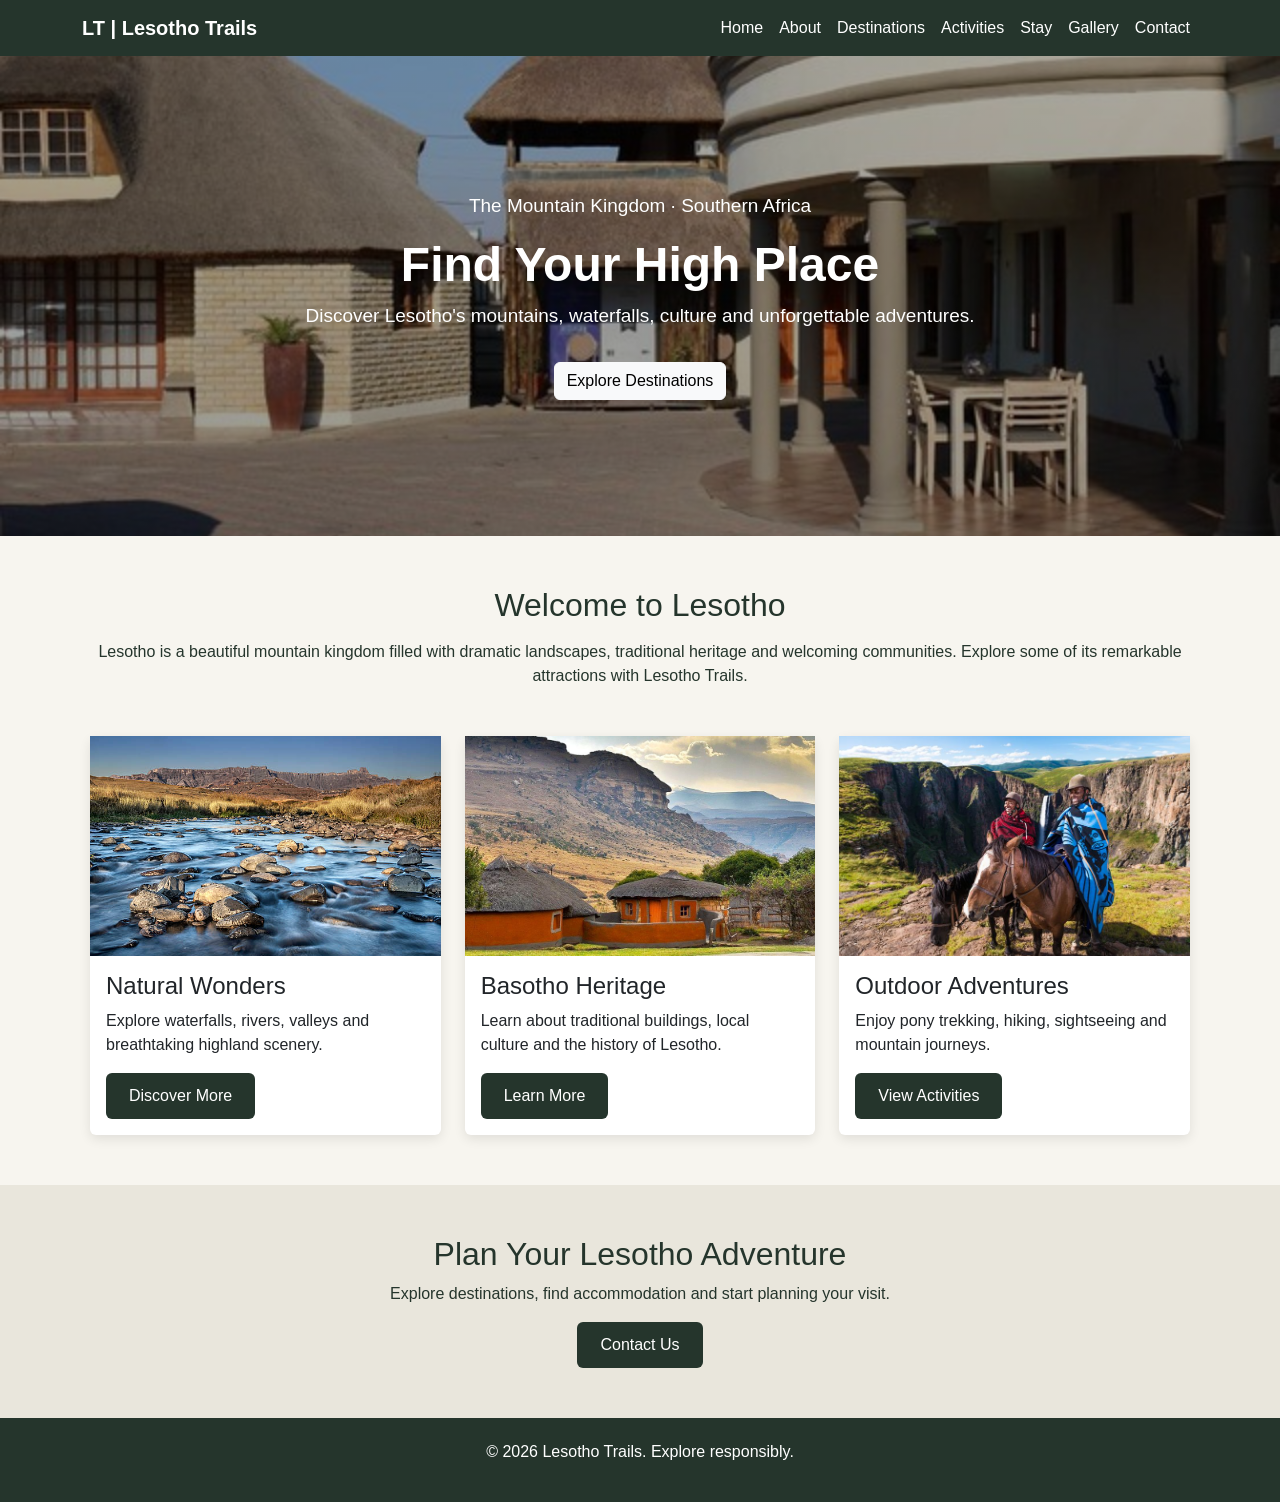
<file: index.html>
<!DOCTYPE html>
<head>
    <title>Lesotho Trails | Home</title>

    <link href="https://cdn.jsdelivr.net/npm/bootstrap@5.3.3/dist/css/bootstrap.min.css" rel="stylesheet">

    <style>
        body {
            margin: 0;
            font-family: Arial, sans-serif;
            background-color: #f7f5ef;
            color: #25352c;
        }

        .navbar {
            background-color: #25352c;
        }

        .navbar-brand,
        .nav-link {
            color: white !important;
        }

        .nav-link:hover {
            color: #d6b77a !important;
        }

        .hero {
            background: linear-gradient(#0005, #0006), url("maluti.jpg");
            background-size: cover;
            background-position: center;
            min-height: 480px;
            display: flex;
            align-items: center;
            justify-content: center;
            text-align: center;
            color: white;
            padding: 50px 20px;
        }

        .hero h1 {
            font-size: 48px;
            font-weight: bold;
        }

        .hero p {
            font-size: 19px;
        }

        .section {
            padding: 50px 20px;
        }

        .card {
            border: none;
            height: 100%;
            box-shadow: 0 4px 12px #00000018;
        }

        .card img {
            width: 100%;
            height: 220px;
            object-fit: cover;
        }

        .btn-custom {
            background-color: #25352c;
            color: white;
            padding: 10px 22px;
        }

        .btn-custom:hover {
            background-color: #d6b77a;
            color: #25352c;
        }

        footer {
            background-color: #25352c;
            color: white;
            text-align: center;
            padding: 22px;
        }

        @media (max-width: 600px) {
            .hero h1 {
                font-size: 34px;
            }

            .hero {
                min-height: 380px;
            }
        }
    </style>
</head>

<body>

<nav class="navbar navbar-expand-lg">
    <div class="container">
        <a class="navbar-brand fw-bold" href="index.html">LT | Lesotho Trails</a>

        <button class="navbar-toggler bg-light" type="button"
            data-bs-toggle="collapse" data-bs-target="#menu">
            ☰
        </button>

        <div class="collapse navbar-collapse" id="menu">
            <ul class="navbar-nav ms-auto">
                <li class="nav-item"><a class="nav-link" href="index.html">Home</a></li>
                <li class="nav-item"><a class="nav-link" href="about.html">About</a></li>
                <li class="nav-item"><a class="nav-link" href="destinations.html">Destinations</a></li>
                <li class="nav-item"><a class="nav-link" href="activities.html">Activities</a></li>
                <li class="nav-item"><a class="nav-link" href="accommodation.html">Stay</a></li>
                <li class="nav-item"><a class="nav-link" href="gallery.html">Gallery</a></li>
                <li class="nav-item"><a class="nav-link" href="booking.html">Contact</a></li>
            </ul>
        </div>
    </div>
</nav>

<header class="hero">
    <div>
        <p>The Mountain Kingdom · Southern Africa</p>
        <h1>Find Your High Place</h1>
        <p>Discover Lesotho's mountains, waterfalls, culture and unforgettable adventures.</p>
        <a href="destinations.html" class="btn btn-light mt-3">Explore Destinations</a>
    </div>
</header>

<section class="section container">
    <h2 class="text-center mb-3">Welcome to Lesotho</h2>
    <p class="text-center mb-5">
        Lesotho is a beautiful mountain kingdom filled with dramatic landscapes,
        traditional heritage and welcoming communities. Explore some of its
        remarkable attractions with Lesotho Trails.
    </p>

    <div class="row g-4">
        <div class="col-md-4">
            <div class="card">
                <img src="river days.jpg" alt="Waterfall and mountain scenery">
                <div class="card-body">
                    <h4>Natural Wonders</h4>
                    <p>Explore waterfalls, rivers, valleys and breathtaking highland scenery.</p>
                    <a href="destinations.html" class="btn btn-custom">Discover More</a>
                </div>
            </div>
        </div>

        <div class="col-md-4">
            <div class="card">
                <img src="image 3.jpg" alt="Traditional stone buildings with thatched roofs">
                <div class="card-body">
                    <h4>Basotho Heritage</h4>
                    <p>Learn about traditional buildings, local culture and the history of Lesotho.</p>
                    <a href="about.html" class="btn btn-custom">Learn More</a>
                </div>
            </div>
        </div>

        <div class="col-md-4">
            <div class="card">
                <img src="pony trekking.jpg" alt="Pony trekking in the mountains">
                <div class="card-body">
                    <h4>Outdoor Adventures</h4>
                    <p>Enjoy pony trekking, hiking, sightseeing and mountain journeys.</p>
                    <a href="activities.html" class="btn btn-custom">View Activities</a>
                </div>
            </div>
        </div>
    </div>
</section>

<section class="section text-center" style="background-color: #e9e6dc;">
    <div class="container">
        <h2>Plan Your Lesotho Adventure</h2>
        <p>Explore destinations, find accommodation and start planning your visit.</p>
        <a href="booking.html" class="btn btn-custom">Contact Us</a>
    </div>
</section>

<footer>
    <p>© <span id="year"></span> Lesotho Trails. Explore responsibly.</p>
</footer>

<script src="https://cdn.jsdelivr.net/npm/bootstrap@5.3.3/dist/js/bootstrap.bundle.min.js"></script>

<script>
    document.getElementById("year").textContent = new Date().getFullYear();
</script>

</body>
</html>
</file>
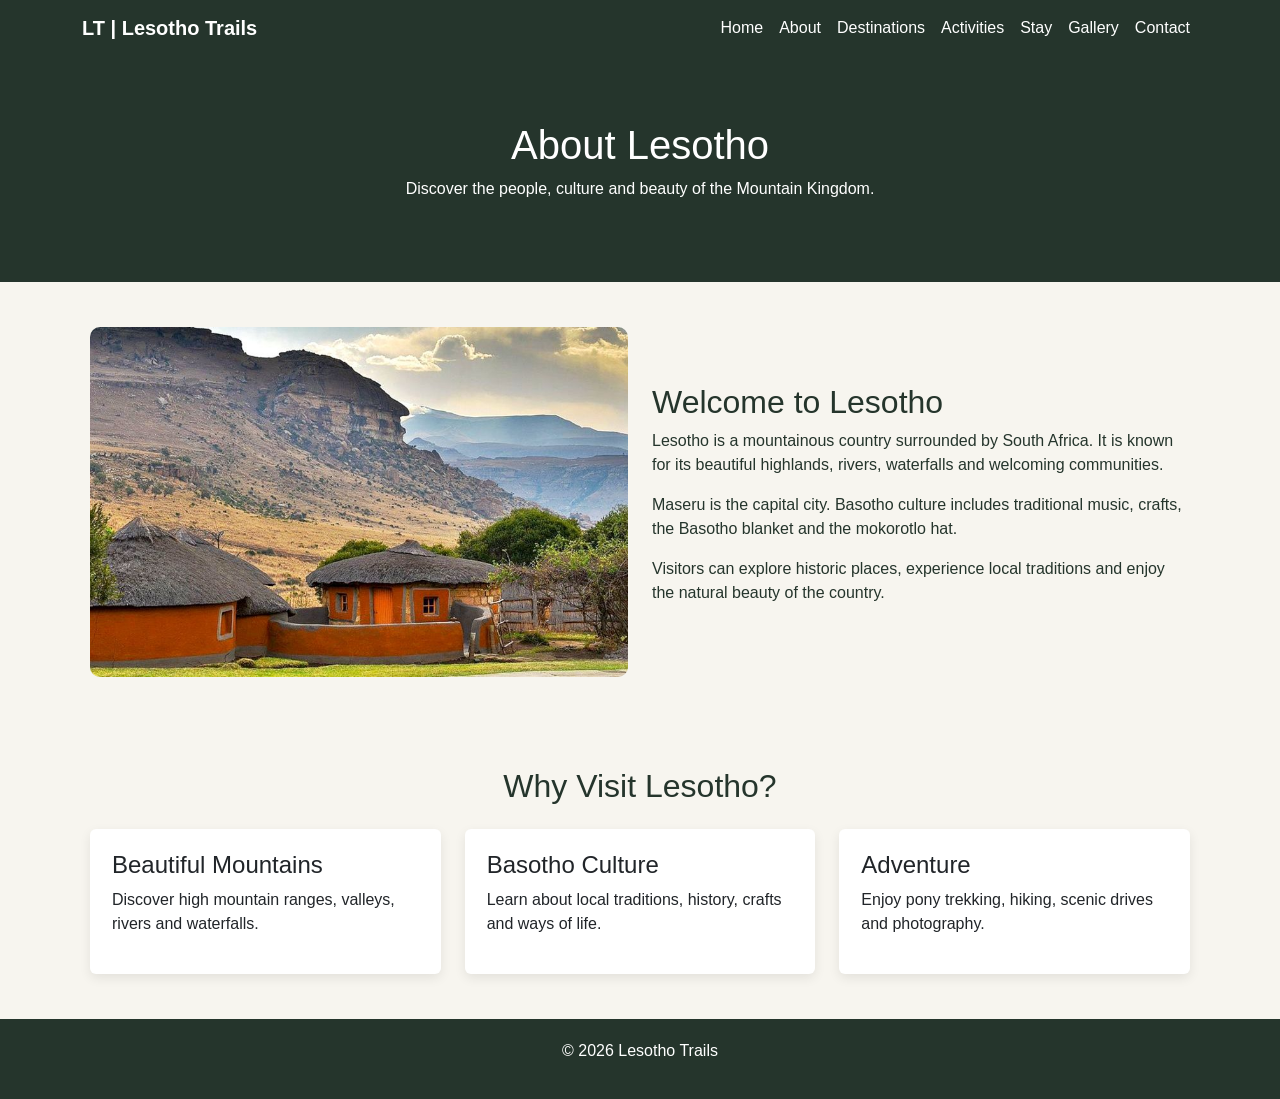
<file: about.html>
<!DOCTYPE html>
<head>
    <title>About | Lesotho Trails</title>
    <link href="https://cdn.jsdelivr.net/npm/bootstrap@5.3.3/dist/css/bootstrap.min.css" rel="stylesheet">

    <style>
        body { margin: 0; background: #f7f5ef; font-family: Arial, sans-serif; color: #25352c; }
        .navbar, footer { background: #25352c; }
        .navbar-brand, .nav-link { color: white !important; }
        .nav-link:hover { color: #d6b77a !important; }
        .hero { background: #25352c; color: white; text-align: center; padding: 65px 20px; }
        .content { padding: 45px 20px; }
        .main-image { width: 100%; height: 350px; object-fit: cover; border-radius: 10px; }
        .card { border: none; padding: 22px; height: 100%; box-shadow: 0 4px 12px #00000015; }
        footer { color: white; text-align: center; padding: 20px; }
    </style>
</head>
<body>

<nav class="navbar navbar-expand-lg">
    <div class="container">
        <a class="navbar-brand fw-bold" href="index.html">LT | Lesotho Trails</a>
        <button class="navbar-toggler bg-light" data-bs-toggle="collapse" data-bs-target="#menu">☰</button>
        <div class="collapse navbar-collapse" id="menu">
            <ul class="navbar-nav ms-auto">
                <li class="nav-item"><a class="nav-link" href="index.html">Home</a></li>
                <li class="nav-item"><a class="nav-link" href="about.html">About</a></li>
                <li class="nav-item"><a class="nav-link" href="destinations.html">Destinations</a></li>
                <li class="nav-item"><a class="nav-link" href="activities.html">Activities</a></li>
                <li class="nav-item"><a class="nav-link" href="accommodation.html">Stay</a></li>
                <li class="nav-item"><a class="nav-link" href="gallery.html">Gallery</a></li>
                <li class="nav-item"><a class="nav-link" href="booking.html">Contact</a></li>
            </ul>
        </div>
    </div>
</nav>

<header class="hero">
    <h1>About Lesotho</h1>
    <p>Discover the people, culture and beauty of the Mountain Kingdom.</p>
</header>

<section class="content container">
    <div class="row align-items-center g-4">
        <div class="col-md-6">
            <img src="image 3.jpg" class="main-image" alt="Traditional stone and thatched-roof buildings in Lesotho">
        </div>
        <div class="col-md-6">
            <h2>Welcome to Lesotho</h2>
            <p>Lesotho is a mountainous country surrounded by South Africa. It is known for its beautiful highlands, rivers, waterfalls and welcoming communities.</p>
            <p>Maseru is the capital city. Basotho culture includes traditional music, crafts, the Basotho blanket and the mokorotlo hat.</p>
            <p>Visitors can explore historic places, experience local traditions and enjoy the natural beauty of the country.</p>
        </div>
    </div>
</section>

<section class="content container">
    <h2 class="text-center mb-4">Why Visit Lesotho?</h2>
    <div class="row g-4">
        <div class="col-md-4">
            <div class="card">
                <h4>Beautiful Mountains</h4>
                <p>Discover high mountain ranges, valleys, rivers and waterfalls.</p>
            </div>
        </div>
        <div class="col-md-4">
            <div class="card">
                <h4>Basotho Culture</h4>
                <p>Learn about local traditions, history, crafts and ways of life.</p>
            </div>
        </div>
        <div class="col-md-4">
            <div class="card">
                <h4>Adventure</h4>
                <p>Enjoy pony trekking, hiking, scenic drives and photography.</p>
            </div>
        </div>
    </div>
</section>

<footer>
    <p>© <span id="year"></span> Lesotho Trails</p>
</footer>

<script src="https://cdn.jsdelivr.net/npm/bootstrap@5.3.3/dist/js/bootstrap.bundle.min.js"></script>
<script>
    document.getElementById("year").textContent = new Date().getFullYear();
</script>
</body>
</html>
</file>
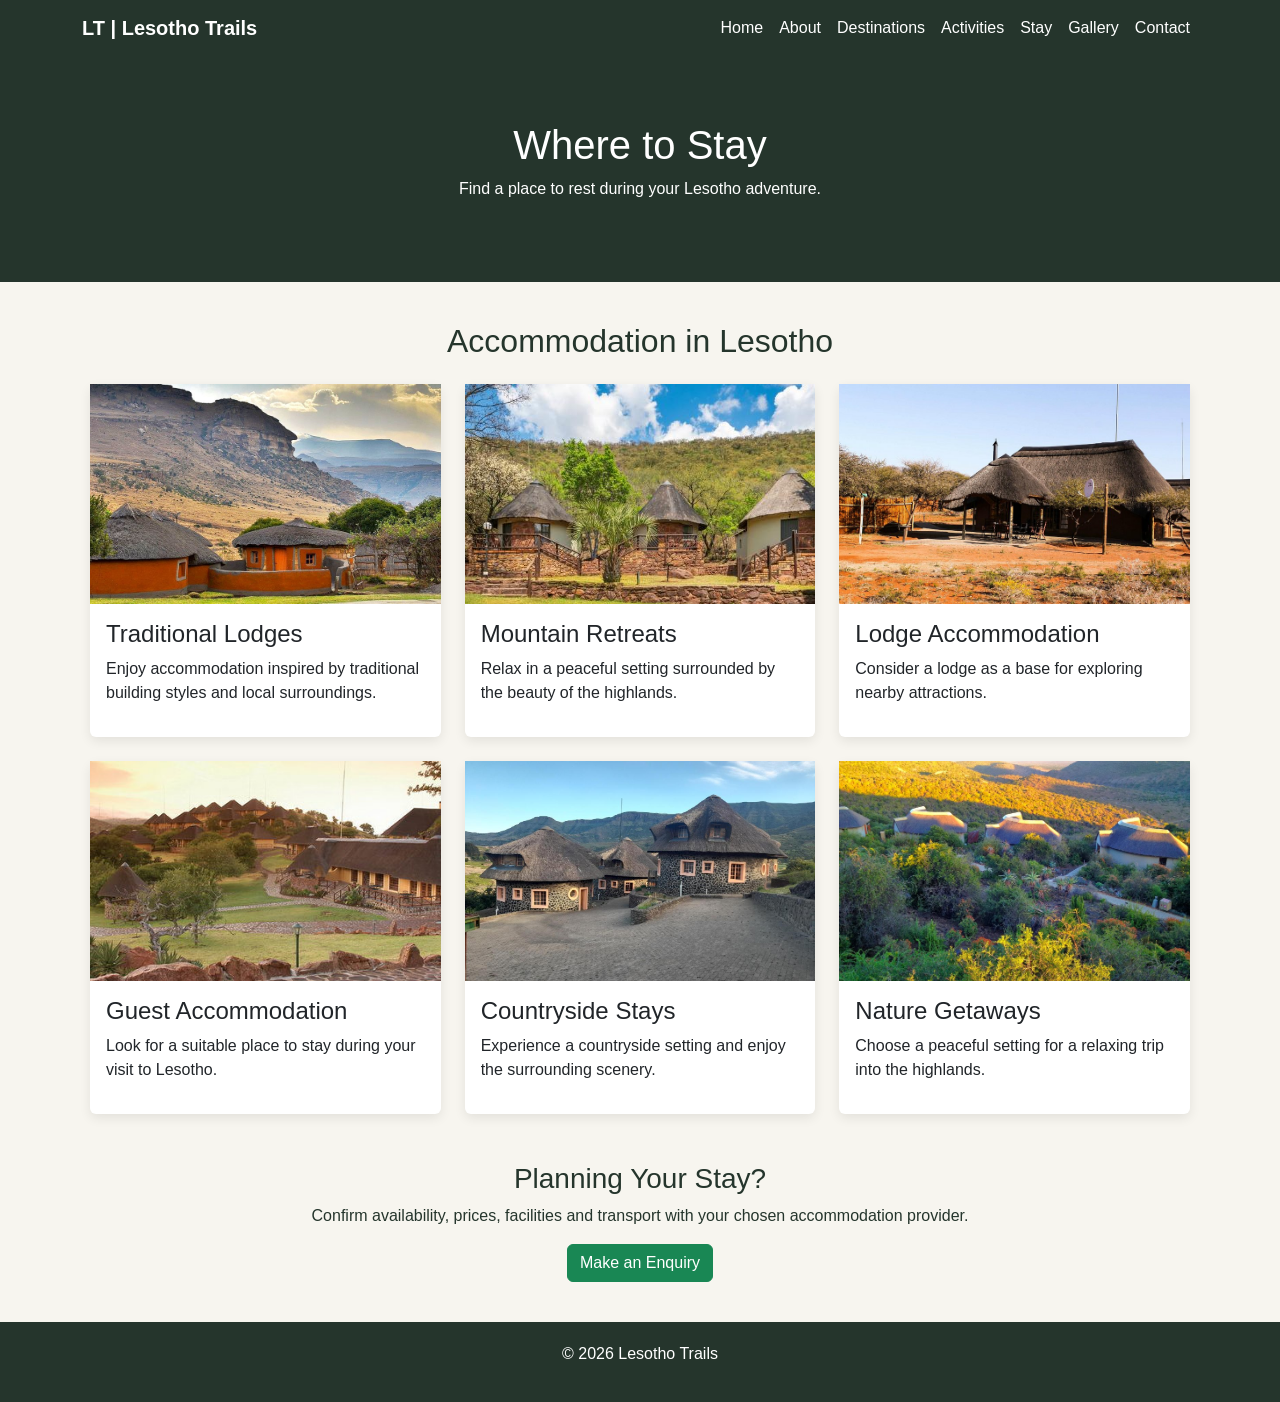
<file: accommodation.html>
<!DOCTYPE html>
<head>
    <title>Accommodation | Lesotho Trails</title>
    <link href="https://cdn.jsdelivr.net/npm/bootstrap@5.3.3/dist/css/bootstrap.min.css" rel="stylesheet">

    <style>
        body { margin: 0; background: #f7f5ef; font-family: Arial, sans-serif; color: #25352c; }
        .navbar, footer { background: #25352c; }
        .navbar-brand, .nav-link { color: white !important; }
        .nav-link:hover { color: #d6b77a !important; }
        .hero { background: #25352c; color: white; text-align: center; padding: 65px 20px; }
        .content { padding: 40px 20px; }
        .card { border: none; height: 100%; box-shadow: 0 4px 12px #00000015; }
        .card img { width: 100%; height: 220px; object-fit: cover; }
        footer { color: white; text-align: center; padding: 20px; }
    </style>
</head>
<body>

<nav class="navbar navbar-expand-lg">
    <div class="container">
        <a class="navbar-brand fw-bold" href="index.html">LT | Lesotho Trails</a>
        <button class="navbar-toggler bg-light" data-bs-toggle="collapse" data-bs-target="#menu">☰</button>
        <div class="collapse navbar-collapse" id="menu">
            <ul class="navbar-nav ms-auto">
                <li class="nav-item"><a class="nav-link" href="index.html">Home</a></li>
                <li class="nav-item"><a class="nav-link" href="about.html">About</a></li>
                <li class="nav-item"><a class="nav-link" href="destinations.html">Destinations</a></li>
                <li class="nav-item"><a class="nav-link" href="activities.html">Activities</a></li>
                <li class="nav-item"><a class="nav-link" href="accommodation.html">Stay</a></li>
                <li class="nav-item"><a class="nav-link" href="gallery.html">Gallery</a></li>
                <li class="nav-item"><a class="nav-link" href="booking.html">Contact</a></li>
            </ul>
        </div>
    </div>
</nav>

<header class="hero">
    <h1>Where to Stay</h1>
    <p>Find a place to rest during your Lesotho adventure.</p>
</header>

<section class="content container">
    <h2 class="text-center mb-4">Accommodation in Lesotho</h2>
    <div class="row g-4">
        <div class="col-md-4">
            <div class="card">
                <img src="image 3.jpg" alt="Traditional stone lodges with thatched roofs">
                <div class="card-body">
                    <h4>Traditional Lodges</h4>
                    <p>Enjoy accommodation inspired by traditional building styles and local surroundings.</p>
                </div>
            </div>
        </div>

        <div class="col-md-4">
            <div class="card">
                <img src="image 5.jpg" alt="Thatched accommodation surrounded by greenery">
                <div class="card-body">
                    <h4>Mountain Retreats</h4>
                    <p>Relax in a peaceful setting surrounded by the beauty of the highlands.</p>
                </div>
            </div>
        </div>

        <div class="col-md-4">
            <div class="card">
                <img src="image 7.jpg" alt="Lodge buildings and outdoor accommodation area">
                <div class="card-body">
                    <h4>Lodge Accommodation</h4>
                    <p>Consider a lodge as a base for exploring nearby attractions.</p>
                </div>
            </div>
        </div>

        <div class="col-md-4">
            <div class="card">
                <img src="image 6.jpg" alt="Accommodation buildings in a scenic setting">
                <div class="card-body">
                    <h4>Guest Accommodation</h4>
                    <p>Look for a suitable place to stay during your visit to Lesotho.</p>
                </div>
            </div>
        </div>

        <div class="col-md-4">
            <div class="card">
                <img src="Botha-Bothe.jpg" alt="Thatched accommodation in a dry landscape">
                <div class="card-body">
                    <h4>Countryside Stays</h4>
                    <p>Experience a countryside setting and enjoy the surrounding scenery.</p>
                </div>
            </div>
        </div>

        <div class="col-md-4">
            <div class="card">
                <img src="image 4.JPG" alt="Traditional-style buildings in a mountain landscape">
                <div class="card-body">
                    <h4>Nature Getaways</h4>
                    <p>Choose a peaceful setting for a relaxing trip into the highlands.</p>
                </div>
            </div>
        </div>
    </div>

    <div class="text-center mt-5">
        <h3>Planning Your Stay?</h3>
        <p>Confirm availability, prices, facilities and transport with your chosen accommodation provider.</p>
        <a href="booking.html" class="btn btn-success">Make an Enquiry</a>
    </div>
</section>

<footer>
    <p>© <span id="year"></span> Lesotho Trails</p>
</footer>

<script src="https://cdn.jsdelivr.net/npm/bootstrap@5.3.3/dist/js/bootstrap.bundle.min.js"></script>
<script>
    document.getElementById("year").textContent = new Date().getFullYear();
</script>
</body>
</html>
</file>
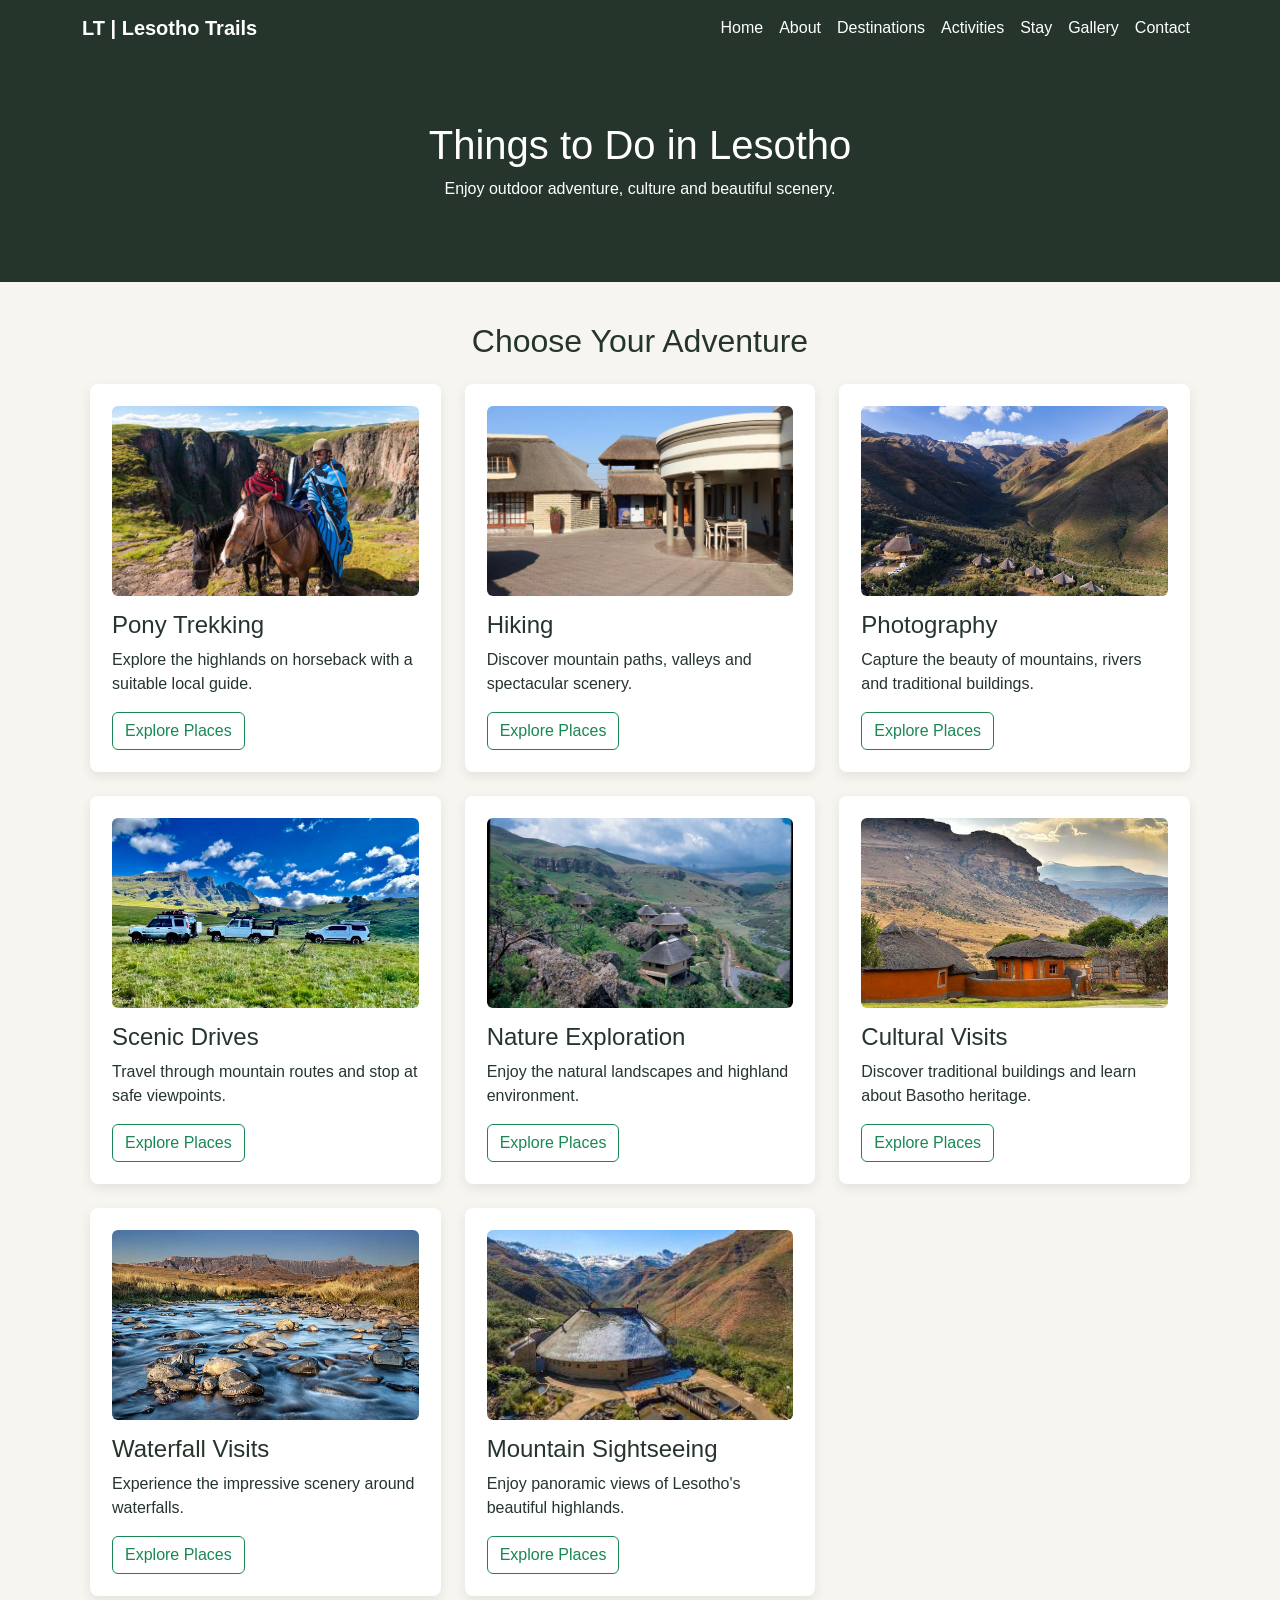
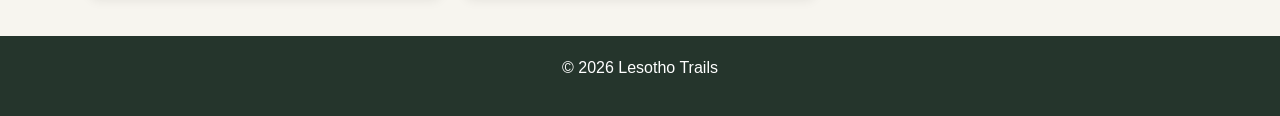
<file: activities.html>
<!DOCTYPE html>
<head>
    <title>Activities | Lesotho Trails</title>
    <link href="https://cdn.jsdelivr.net/npm/bootstrap@5.3.3/dist/css/bootstrap.min.css" rel="stylesheet">

    <style>
        body { margin: 0; background: #f7f5ef; font-family: Arial, sans-serif; color: #25352c; }
        .navbar, footer { background: #25352c; }
        .navbar-brand, .nav-link { color: white !important; }
        .nav-link:hover { color: #d6b77a !important; }
        .hero { background: #25352c; color: white; text-align: center; padding: 65px 20px; }
        .content { padding: 40px 20px; }
        .activity-card { background: white; padding: 22px; height: 100%; border-radius: 8px; box-shadow: 0 4px 12px #00000015; }
        .activity-card img { width: 100%; height: 190px; object-fit: cover; border-radius: 6px; margin-bottom: 15px; }
        footer { color: white; text-align: center; padding: 20px; }
    </style>
</head>
<body>

<nav class="navbar navbar-expand-lg">
    <div class="container">
        <a class="navbar-brand fw-bold" href="index.html">LT | Lesotho Trails</a>
        <button class="navbar-toggler bg-light" data-bs-toggle="collapse" data-bs-target="#menu">☰</button>
        <div class="collapse navbar-collapse" id="menu">
            <ul class="navbar-nav ms-auto">
                <li class="nav-item"><a class="nav-link" href="index.html">Home</a></li>
                <li class="nav-item"><a class="nav-link" href="about.html">About</a></li>
                <li class="nav-item"><a class="nav-link" href="destinations.html">Destinations</a></li>
                <li class="nav-item"><a class="nav-link" href="activities.html">Activities</a></li>
                <li class="nav-item"><a class="nav-link" href="accommodation.html">Stay</a></li>
                <li class="nav-item"><a class="nav-link" href="gallery.html">Gallery</a></li>
                <li class="nav-item"><a class="nav-link" href="booking.html">Contact</a></li>
            </ul>
        </div>
    </div>
</nav>

<header class="hero">
    <h1>Things to Do in Lesotho</h1>
    <p>Enjoy outdoor adventure, culture and beautiful scenery.</p>
</header>

<section class="content container">
    <h2 class="text-center mb-4">Choose Your Adventure</h2>
    <div class="row g-4" id="activities"></div>
</section>

<footer>
    <p>© <span id="year"></span> Lesotho Trails</p>
</footer>

<script src="https://cdn.jsdelivr.net/npm/bootstrap@5.3.3/dist/js/bootstrap.bundle.min.js"></script>
<script>
    const activities = [
        {
            name: "Pony Trekking",
            description: "Explore the highlands on horseback with a suitable local guide.",
            image: "pony trekking.jpg"
        },
        {
            name: "Hiking",
            description: "Discover mountain paths, valleys and spectacular scenery.",
            image: "maluti.jpg"
        },
        {
            name: "Photography",
            description: "Capture the beauty of mountains, rivers and traditional buildings.",
            image: "image 1.jpg"
        },
        {
            name: "Scenic Drives",
            description: "Travel through mountain routes and stop at safe viewpoints.",
            image: "pass camp.jpg"
        },
        {
            name: "Nature Exploration",
            description: "Enjoy the natural landscapes and highland environment.",
            image: "image 2.jpg"
        },
        {
            name: "Cultural Visits",
            description: "Discover traditional buildings and learn about Basotho heritage.",
            image: "image 3.jpg"
        },
        {
            name: "Waterfall Visits",
            description: "Experience the impressive scenery around waterfalls.",
            image: "river days.jpg"
        },
        {
            name: "Mountain Sightseeing",
            description: "Enjoy panoramic views of Lesotho's beautiful highlands.",
            image: "mokhotlong.jpg"
        }
    ];

    activities.forEach(activity => {
        document.getElementById("activities").innerHTML += `
            <div class="col-md-4">
                <div class="activity-card">
                    <img src="${activity.image}" alt="${activity.name}">
                    <h4>${activity.name}</h4>
                    <p>${activity.description}</p>
                    <a href="destinations.html" class="btn btn-outline-success">Explore Places</a>
                </div>
            </div>`;
    });

    document.getElementById("year").textContent = new Date().getFullYear();
</script>
</body>
</html>
</file>
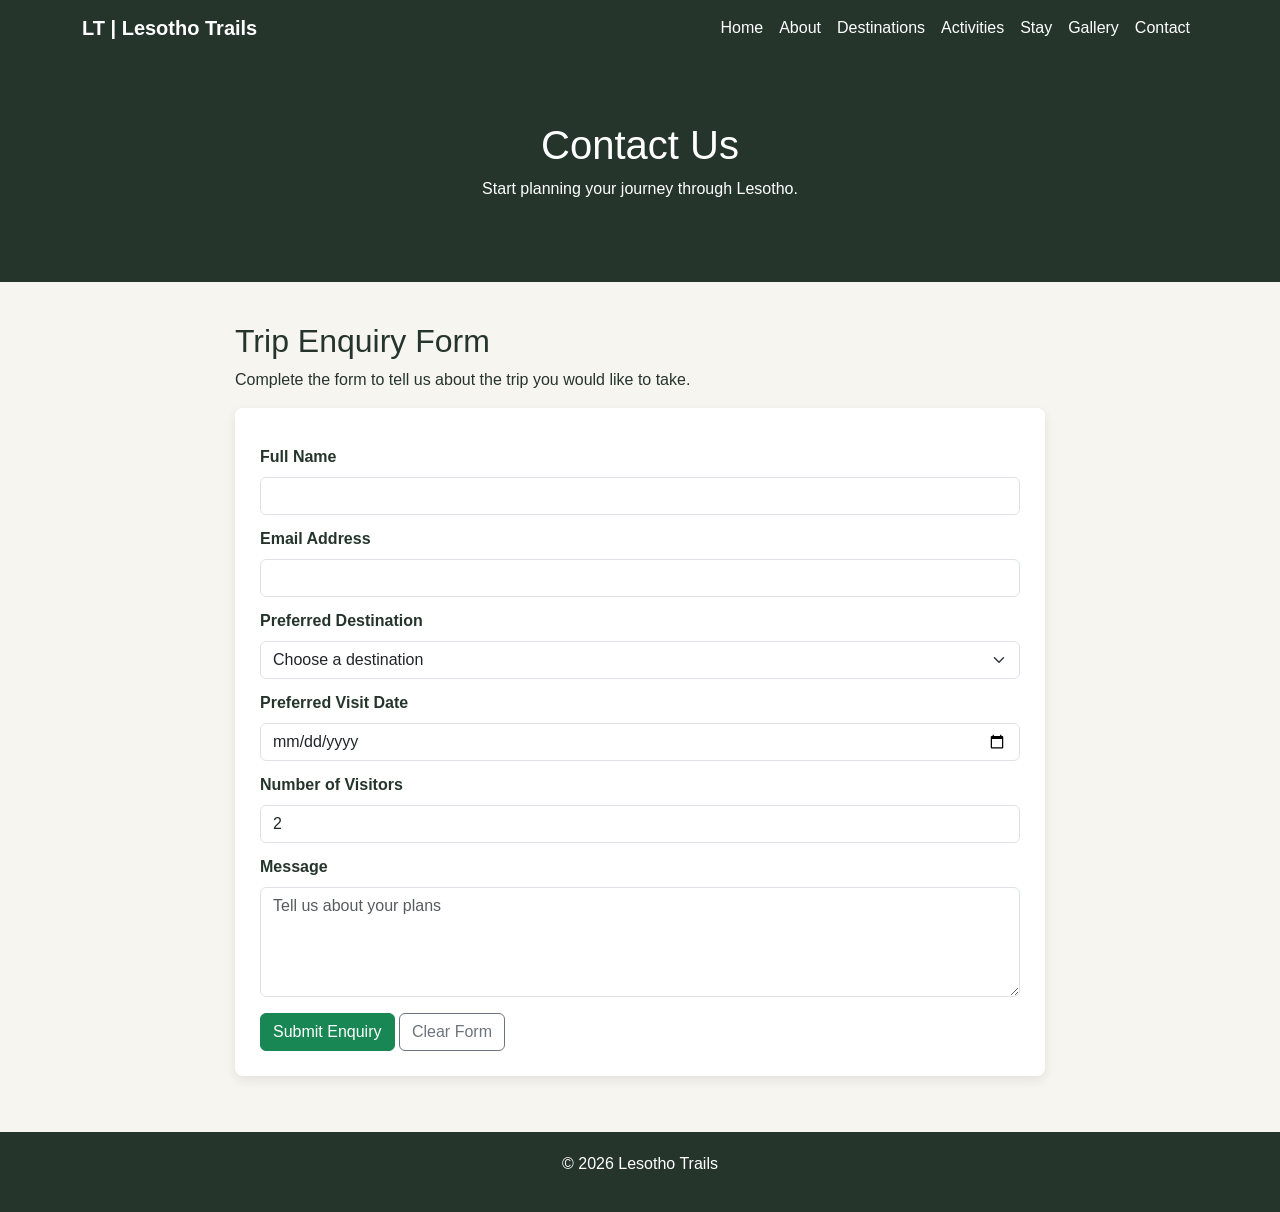
<file: booking.html>
<!DOCTYPE html>
<head>
    <title>Contact | Lesotho Trails</title>
    <link href="https://cdn.jsdelivr.net/npm/bootstrap@5.3.3/dist/css/bootstrap.min.css" rel="stylesheet">

    <style>
        body { margin: 0; background: #f7f5ef; font-family: Arial, sans-serif; color: #25352c; }
        .navbar, footer { background: #25352c; }
        .navbar-brand, .nav-link { color: white !important; }
        .nav-link:hover { color: #d6b77a !important; }
        .hero { background: #25352c; color: white; text-align: center; padding: 65px 20px; }
        .content { padding: 40px 20px; max-width: 850px; margin: auto; }
        form { background: white; padding: 25px; border-radius: 8px; box-shadow: 0 4px 12px #00000015; }
        label { font-weight: bold; margin-top: 12px; }
        footer { color: white; text-align: center; padding: 20px; }
    </style>
</head>
<body>

<nav class="navbar navbar-expand-lg">
    <div class="container">
        <a class="navbar-brand fw-bold" href="index.html">LT | Lesotho Trails</a>
        <button class="navbar-toggler bg-light" data-bs-toggle="collapse" data-bs-target="#menu">☰</button>
        <div class="collapse navbar-collapse" id="menu">
            <ul class="navbar-nav ms-auto">
                <li class="nav-item"><a class="nav-link" href="index.html">Home</a></li>
                <li class="nav-item"><a class="nav-link" href="about.html">About</a></li>
                <li class="nav-item"><a class="nav-link" href="destinations.html">Destinations</a></li>
                <li class="nav-item"><a class="nav-link" href="activities.html">Activities</a></li>
                <li class="nav-item"><a class="nav-link" href="accommodation.html">Stay</a></li>
                <li class="nav-item"><a class="nav-link" href="gallery.html">Gallery</a></li>
                <li class="nav-item"><a class="nav-link" href="booking.html">Contact</a></li>
            </ul>
        </div>
    </div>
</nav>

<header class="hero">
    <h1>Contact Us</h1>
    <p>Start planning your journey through Lesotho.</p>
</header>

<section class="content">
    <h2>Trip Enquiry Form</h2>
    <p>Complete the form to tell us about the trip you would like to take.</p>

    <form id="bookingForm">
        <label for="name" class="form-label">Full Name</label>
        <input type="text" id="name" class="form-control" required>

        <label for="email" class="form-label">Email Address</label>
        <input type="email" id="email" class="form-control" required>

        <label for="destination" class="form-label">Preferred Destination</label>
        <select id="destination" class="form-select" required>
            <option value="">Choose a destination</option>
            <option>Maletsunyane Falls</option>
            <option>Katse Dam</option>
            <option>Thaba-Bosiu</option>
            <option>Ts'ehlanyane National Park</option>
            <option>Sehlabathebe National Park</option>
            <option>Sani Pass</option>
            <option>Bokong Nature Reserve</option>
            <option>Kome Cave Houses</option>
            <option>Morija</option>
            <option>Mohale Dam</option>
            <option>Maseru</option>
            <option>Other destinations</option>
        </select>

        <label for="date" class="form-label">Preferred Visit Date</label>
        <input type="date" id="date" class="form-control" required>

        <label for="people" class="form-label">Number of Visitors</label>
        <input type="number" id="people" class="form-control" min="1" value="2" required>

        <label for="message" class="form-label">Message</label>
        <textarea id="message" class="form-control" rows="4" placeholder="Tell us about your plans"></textarea>

        <button type="submit" class="btn btn-success mt-3">Submit Enquiry</button>
        <button type="reset" class="btn btn-outline-secondary mt-3">Clear Form</button>
    </form>

    <p id="result" class="mt-3" aria-live="polite"></p>
</section>

<footer>
    <p>© <span id="year"></span> Lesotho Trails</p>
</footer>

<script src="https://cdn.jsdelivr.net/npm/bootstrap@5.3.3/dist/js/bootstrap.bundle.min.js"></script>
<script>
    document.getElementById("year").textContent = new Date().getFullYear();

    document.getElementById("date").min = new Date().toISOString().split("T")[0];

    document.getElementById("bookingForm").addEventListener("submit", function(event) {
        event.preventDefault();

        const name = document.getElementById("name").value;
        const destination = document.getElementById("destination").value;
        const people = document.getElementById("people").value;

        document.getElementById("result").textContent =
            "Thank you, " + name + "! Your enquiry for " + destination +
            " for " + people + " visitor(s) has been checked. This is a demonstration; no real booking was sent.";
    });

    document.getElementById("bookingForm").addEventListener("reset", function() {
        document.getElementById("result").textContent = "";
    });
</script>
</body>
</html>
</file>
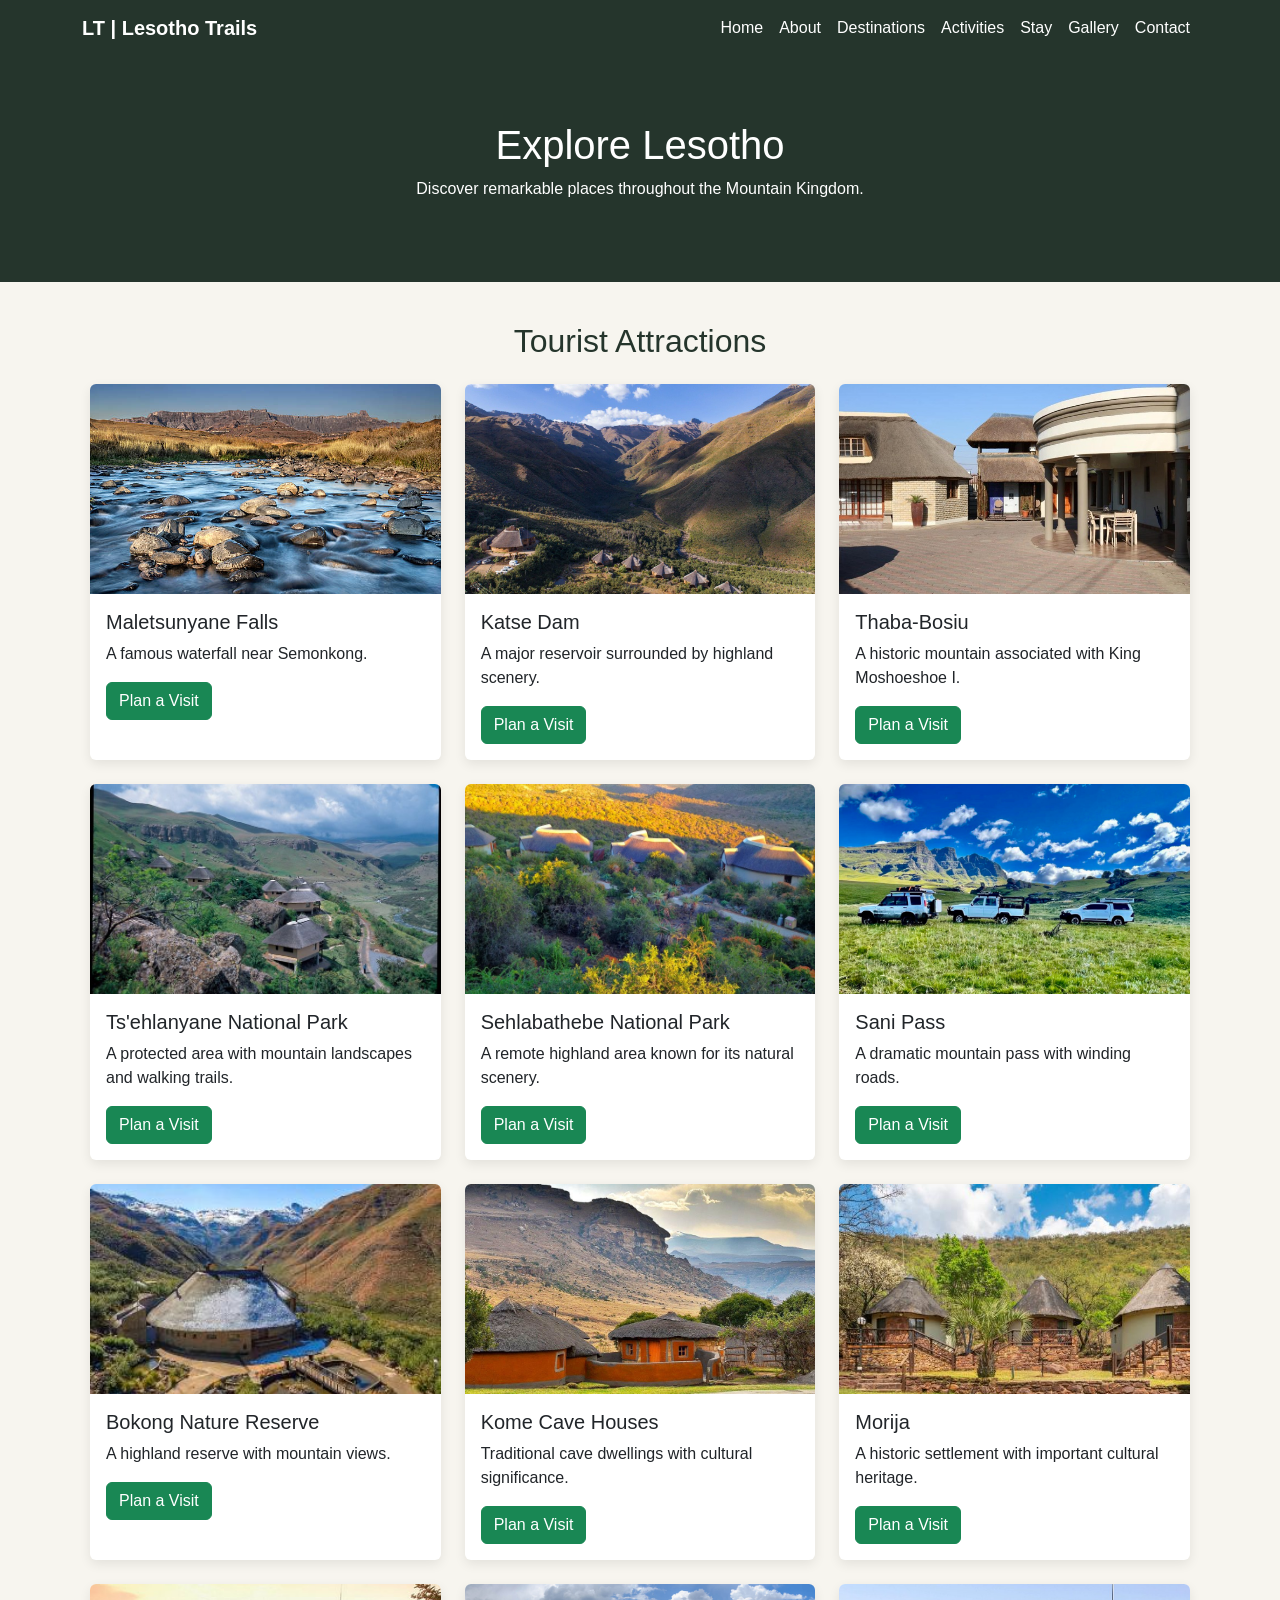
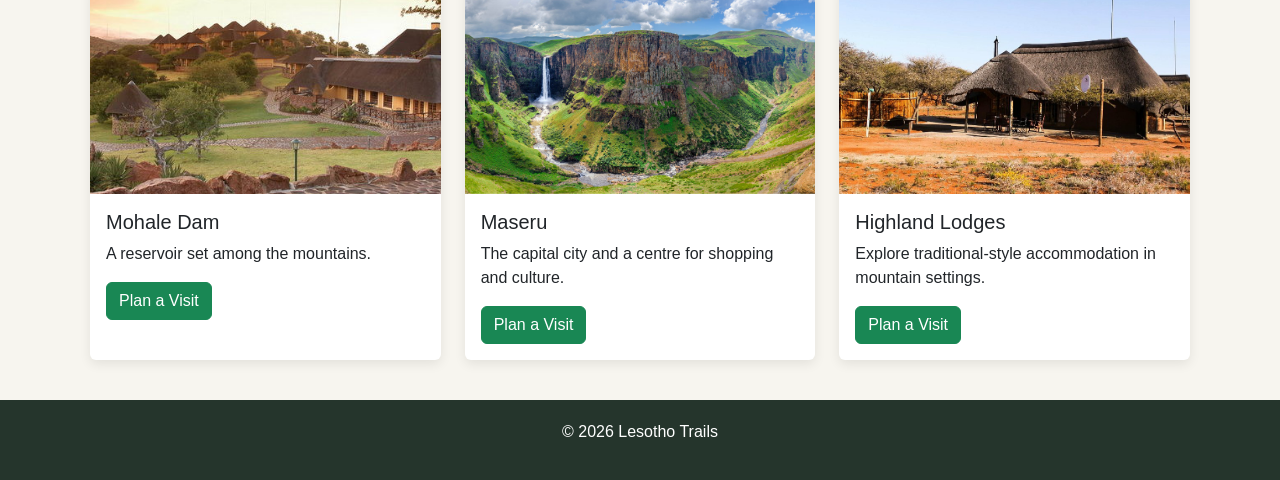
<file: destinations.html>
<!DOCTYPE html>
<head>
    <title>Destinations | Lesotho Trails</title>
    <link href="https://cdn.jsdelivr.net/npm/bootstrap@5.3.3/dist/css/bootstrap.min.css" rel="stylesheet">

    <style>
        body { margin: 0; background: #f7f5ef; font-family: Arial, sans-serif; color: #25352c; }
        .navbar, footer { background: #25352c; }
        .navbar-brand, .nav-link { color: white !important; }
        .nav-link:hover { color: #d6b77a !important; }
        .hero { background: #25352c; color: white; text-align: center; padding: 65px 20px; }
        .content { padding: 40px 20px; }
        .card { border: none; height: 100%; box-shadow: 0 4px 12px #00000015; overflow: hidden; }
        .card img { width: 100%; height: 210px; object-fit: cover; }
        footer { color: white; text-align: center; padding: 20px; }
    </style>
</head>
<body>

<nav class="navbar navbar-expand-lg">
    <div class="container">
        <a class="navbar-brand fw-bold" href="index.html">LT | Lesotho Trails</a>
        <button class="navbar-toggler bg-light" data-bs-toggle="collapse" data-bs-target="#menu">☰</button>
        <div class="collapse navbar-collapse" id="menu">
            <ul class="navbar-nav ms-auto">
                <li class="nav-item"><a class="nav-link" href="index.html">Home</a></li>
                <li class="nav-item"><a class="nav-link" href="about.html">About</a></li>
                <li class="nav-item"><a class="nav-link" href="destinations.html">Destinations</a></li>
                <li class="nav-item"><a class="nav-link" href="activities.html">Activities</a></li>
                <li class="nav-item"><a class="nav-link" href="accommodation.html">Stay</a></li>
                <li class="nav-item"><a class="nav-link" href="gallery.html">Gallery</a></li>
                <li class="nav-item"><a class="nav-link" href="booking.html">Contact</a></li>
            </ul>
        </div>
    </div>
</nav>

<header class="hero">
    <h1>Explore Lesotho</h1>
    <p>Discover remarkable places throughout the Mountain Kingdom.</p>
</header>

<section class="content container">
    <h2 class="text-center mb-4">Tourist Attractions</h2>
    <div class="row g-4" id="destinations"></div>
</section>

<footer>
    <p>© <span id="year"></span> Lesotho Trails</p>
</footer>

<script src="https://cdn.jsdelivr.net/npm/bootstrap@5.3.3/dist/js/bootstrap.bundle.min.js"></script>
<script>
    const places = [
        {name: "Maletsunyane Falls", description: "A famous waterfall near Semonkong.", image: "river days.jpg"},
        {name: "Katse Dam", description: "A major reservoir surrounded by highland scenery.", image: "image 1.jpg"},
        {name: "Thaba-Bosiu", description: "A historic mountain associated with King Moshoeshoe I.", image: "maluti.jpg"},
        {name: "Ts'ehlanyane National Park", description: "A protected area with mountain landscapes and walking trails.", image: "image 2.jpg"},
        {name: "Sehlabathebe National Park", description: "A remote highland area known for its natural scenery.", image: "image 4.JPG"},
        {name: "Sani Pass", description: "A dramatic mountain pass with winding roads.", image: "pass camp.jpg"},
        {name: "Bokong Nature Reserve", description: "A highland reserve with mountain views.", image: "mokhotlong.jpg"},
        {name: "Kome Cave Houses", description: "Traditional cave dwellings with cultural significance.", image: "image 3.jpg"},
        {name: "Morija", description: "A historic settlement with important cultural heritage.", image: "image 5.jpg"},
        {name: "Mohale Dam", description: "A reservoir set among the mountains.", image: "image 6.jpg"},
        {name: "Maseru", description: "The capital city and a centre for shopping and culture.", image: "image.jpg"},
        {name: "Highland Lodges", description: "Explore traditional-style accommodation in mountain settings.", image: "image 7.jpg"}
    ];

    const container = document.getElementById("destinations");

    places.forEach(place => {
        container.innerHTML += `
            <div class="col-md-4">
                <div class="card">
                    <img src="${place.image}" alt="${place.name}">
                    <div class="card-body">
                        <h5>${place.name}</h5>
                        <p>${place.description}</p>
                        <a href="booking.html" class="btn btn-success">Plan a Visit</a>
                    </div>
                </div>
            </div>`;
    });

    document.getElementById("year").textContent = new Date().getFullYear();
</script>
</body>
</html>
</file>
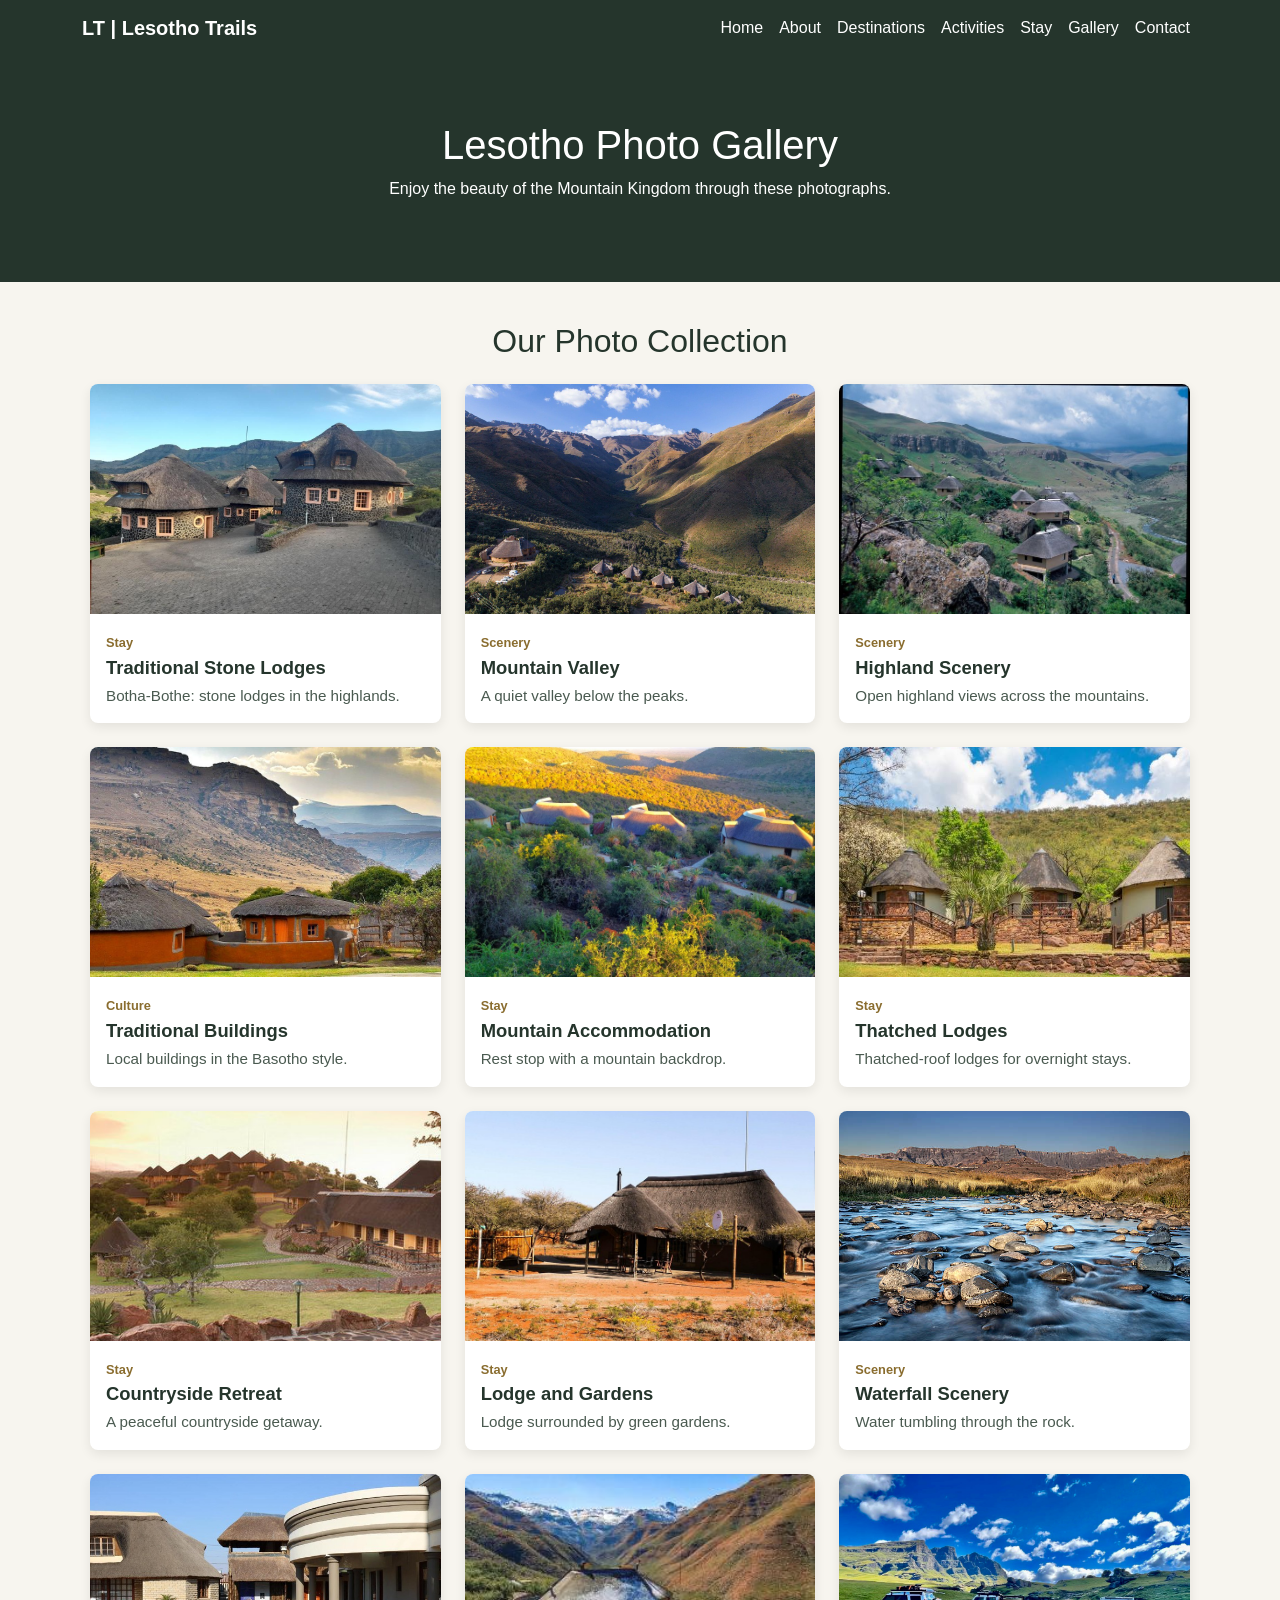
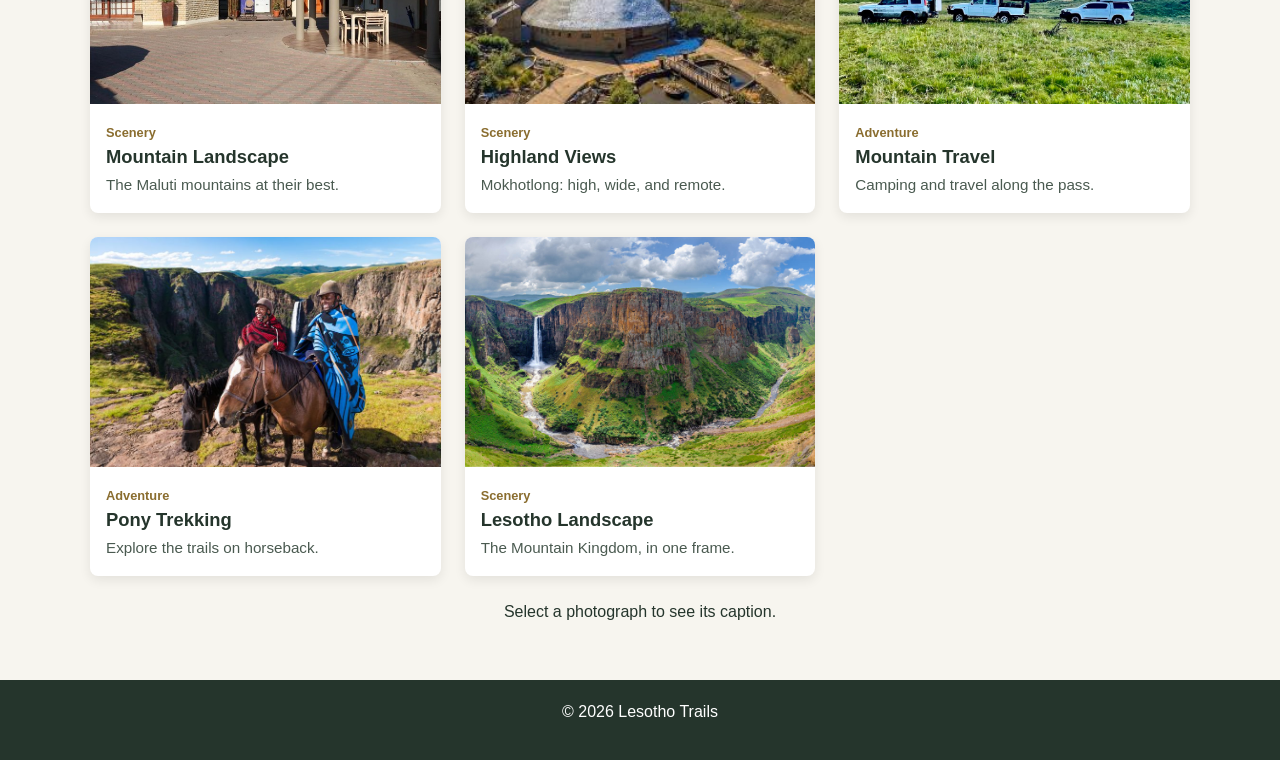
<file: gallery.html>
<!DOCTYPE html>
<head>
    <title>Gallery | Lesotho Trails</title>
    <link href="https://cdn.jsdelivr.net/npm/bootstrap@5.3.3/dist/css/bootstrap.min.css" rel="stylesheet">

    <style>
        body { margin: 0; background: #f7f5ef; font-family: Arial, sans-serif; color: #25352c; }
        .navbar, footer { background: #25352c; }
        .navbar-brand, .nav-link { color: white !important; }
        .nav-link:hover { color: #d6b77a !important; }
        .hero { background: #25352c; color: white; text-align: center; padding: 65px 20px; }
        .content { padding: 40px 20px; }

        .item .card { border: none; border-radius: 8px; overflow: hidden; background: white; box-shadow: 0 4px 12px #00000015; cursor: pointer; transition: transform .2s ease, box-shadow .2s ease; }
        .item .card:hover { transform: translateY(-4px); box-shadow: 0 8px 18px #00000025; }
        .item .card:focus-visible { outline: 3px solid #d6b77a; outline-offset: 2px; }
        .picture { width: 100%; height: 230px; object-fit: cover; display: block; }
        .card-body span { display: inline-block; font-size: .8rem; font-weight: bold; color: #8a6d2f; margin-bottom: 4px; }
        .card-body h2 { font-size: 1.15rem; font-weight: bold; margin: 0 0 6px; color: #25352c; }
        .card-body p { font-size: .95rem; margin: 0; color: #4a5a50; }

        footer { color: white; text-align: center; padding: 20px; }

        @media (prefers-reduced-motion: reduce) {
            .item .card { transition: none; }
            .item .card:hover { transform: none; }
        }
    </style>
</head>
<body>

<nav class="navbar navbar-expand-lg">
    <div class="container">
        <a class="navbar-brand fw-bold" href="index.html">LT | Lesotho Trails</a>
        <button class="navbar-toggler bg-light" data-bs-toggle="collapse" data-bs-target="#menu">☰</button>
        <div class="collapse navbar-collapse" id="menu">
            <ul class="navbar-nav ms-auto">
                <li class="nav-item"><a class="nav-link" href="index.html">Home</a></li>
                <li class="nav-item"><a class="nav-link" href="about.html">About</a></li>
                <li class="nav-item"><a class="nav-link" href="destinations.html">Destinations</a></li>
                <li class="nav-item"><a class="nav-link" href="activities.html">Activities</a></li>
                <li class="nav-item"><a class="nav-link" href="accommodation.html">Stay</a></li>
                <li class="nav-item"><a class="nav-link" href="gallery.html">Gallery</a></li>
                <li class="nav-item"><a class="nav-link" href="booking.html">Contact</a></li>
            </ul>
        </div>
    </div>
</nav>

<header class="hero">
    <h1>Lesotho Photo Gallery</h1>
    <p>Enjoy the beauty of the Mountain Kingdom through these photographs.</p>
</header>

<section class="content container">
    <h2 class="text-center mb-4">Our Photo Collection</h2>
    <div class="row row-cols-1 row-cols-sm-2 row-cols-lg-3 g-4" id="gallery"></div>
    <p class="text-center mt-4" id="caption" aria-live="polite">Select a photograph to see its caption.</p>
</section>

<footer>
    <p>© <span id="year"></span> Lesotho Trails</p>
</footer>

<script src="https://cdn.jsdelivr.net/npm/bootstrap@5.3.3/dist/js/bootstrap.bundle.min.js"></script>
<script>
    const photos = [
        {category: "Stay",      name: "Traditional Stone Lodges", text: "Botha-Bothe: stone lodges in the highlands.", image: "Botha-Bothe.jpg"},
        {category: "Scenery",   name: "Mountain Valley",          text: "A quiet valley below the peaks.",             image: "image 1.jpg"},
        {category: "Scenery",   name: "Highland Scenery",         text: "Open highland views across the mountains.",   image: "image 2.jpg"},
        {category: "Culture",   name: "Traditional Buildings",    text: "Local buildings in the Basotho style.",       image: "image 3.jpg"},
        {category: "Stay",      name: "Mountain Accommodation",   text: "Rest stop with a mountain backdrop.",         image: "image 4.JPG"},
        {category: "Stay",      name: "Thatched Lodges",          text: "Thatched-roof lodges for overnight stays.",   image: "image 5.jpg"},
        {category: "Stay",      name: "Countryside Retreat",      text: "A peaceful countryside getaway.",             image: "image 6.jpg"},
        {category: "Stay",      name: "Lodge and Gardens",        text: "Lodge surrounded by green gardens.",          image: "image 7.jpg"},
        {category: "Scenery",   name: "Waterfall Scenery",        text: "Water tumbling through the rock.",            image: "river days.jpg"},
        {category: "Scenery",   name: "Mountain Landscape",       text: "The Maluti mountains at their best.",         image: "maluti.jpg"},
        {category: "Scenery",   name: "Highland Views",           text: "Mokhotlong: high, wide, and remote.",         image: "mokhotlong.jpg"},
        {category: "Adventure", name: "Mountain Travel",          text: "Camping and travel along the pass.",          image: "pass camp.jpg"},
        {category: "Adventure", name: "Pony Trekking",            text: "Explore the trails on horseback.",            image: "pony trekking.jpg"},
        {category: "Scenery",   name: "Lesotho Landscape",        text: "The Mountain Kingdom, in one frame.",         image: "image.jpg"}
    ];

    const gallery = document.getElementById("gallery");

    photos.forEach(photo => {
        gallery.innerHTML += `
            <div class="col item">
                <div class="card h-100" tabindex="0" role="button" data-name="${photo.name}">
                    <img src="${photo.image}" class="picture" alt="${photo.name}" loading="lazy">
                    <div class="card-body">
                        <span>${photo.category}</span>
                        <h2>${photo.name}</h2>
                        <p>${photo.text}</p>
                    </div>
                </div>
            </div>`;
    });

    function showCaption(name) {
        document.getElementById("caption").textContent = "Photo selected: " + name;
    }

    gallery.addEventListener("click", e => {
        const card = e.target.closest(".card");
        if (card) showCaption(card.dataset.name);
    });

    gallery.addEventListener("keydown", e => {
        if (e.key === "Enter" || e.key === " ") {
            const card = e.target.closest(".card");
            if (card) { e.preventDefault(); showCaption(card.dataset.name); }
        }
    });

    document.getElementById("year").textContent = new Date().getFullYear();
</script>
</body>
</html>
</file>
